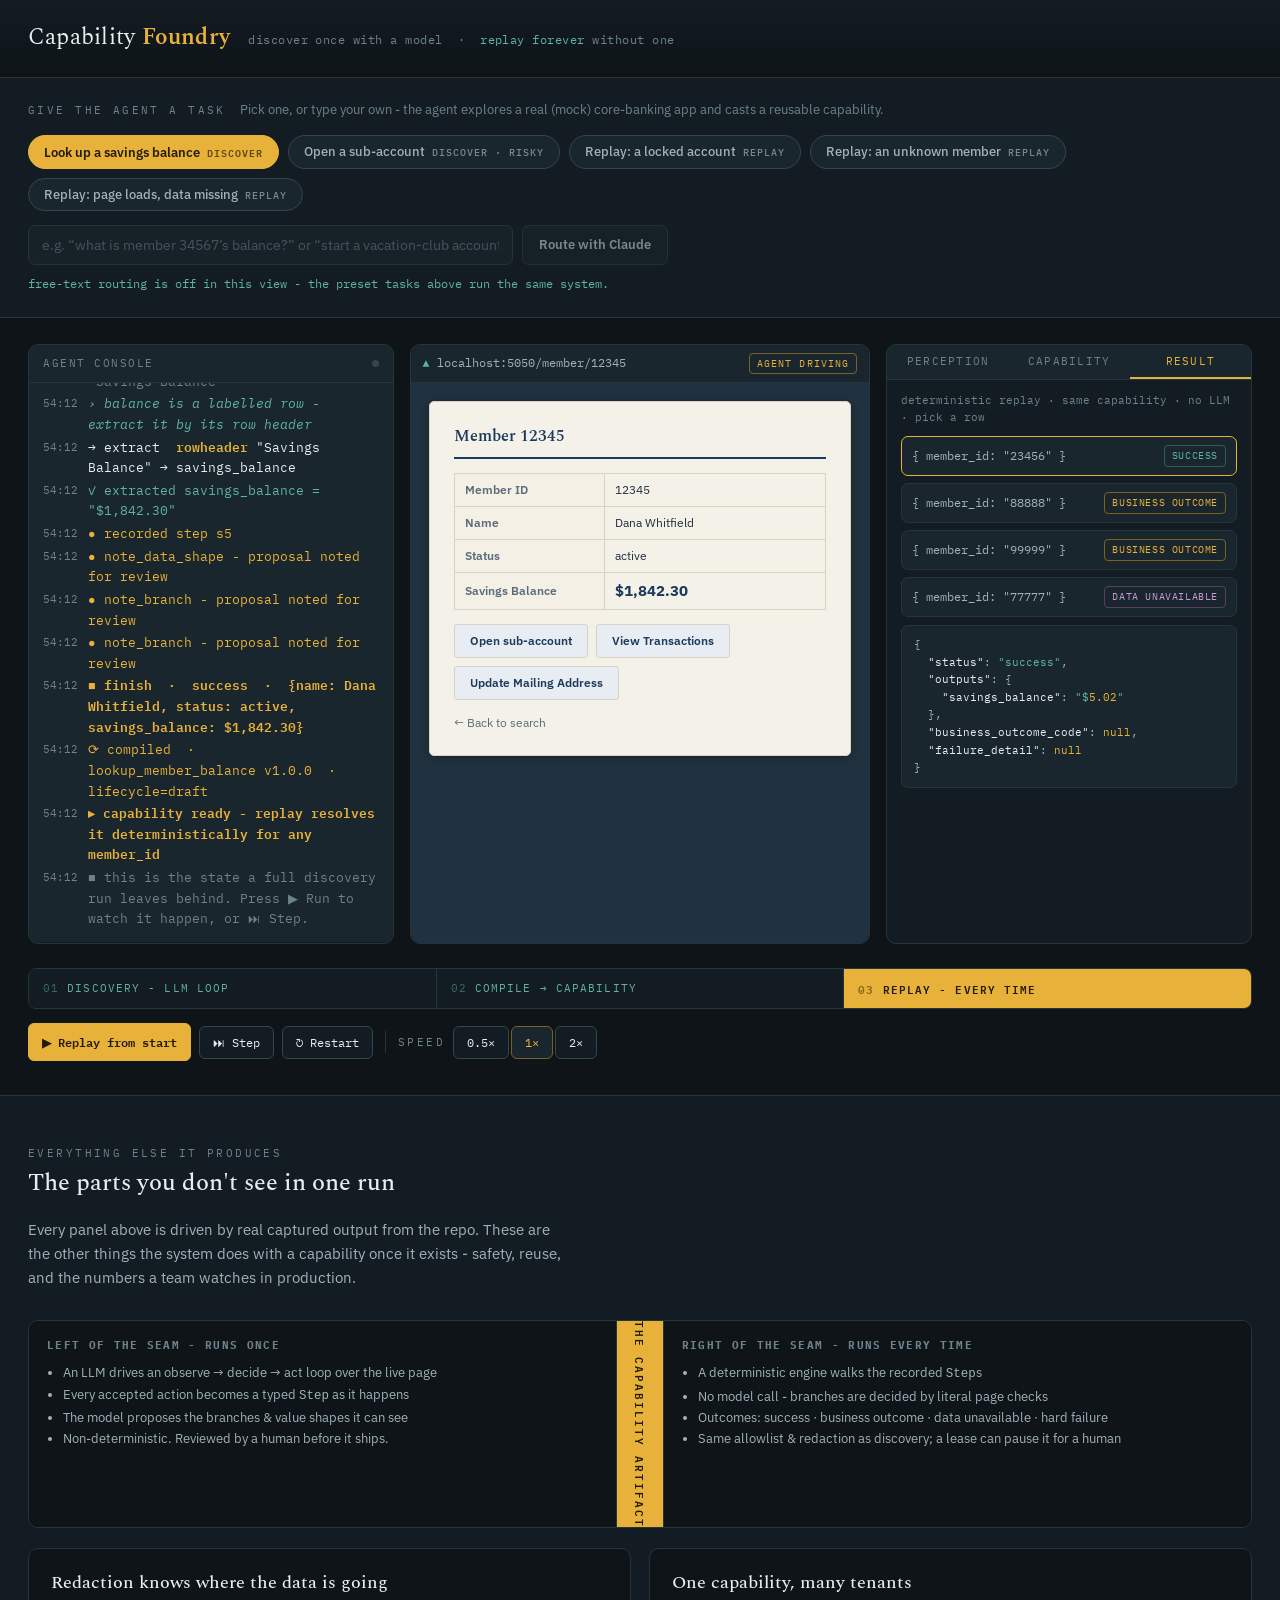
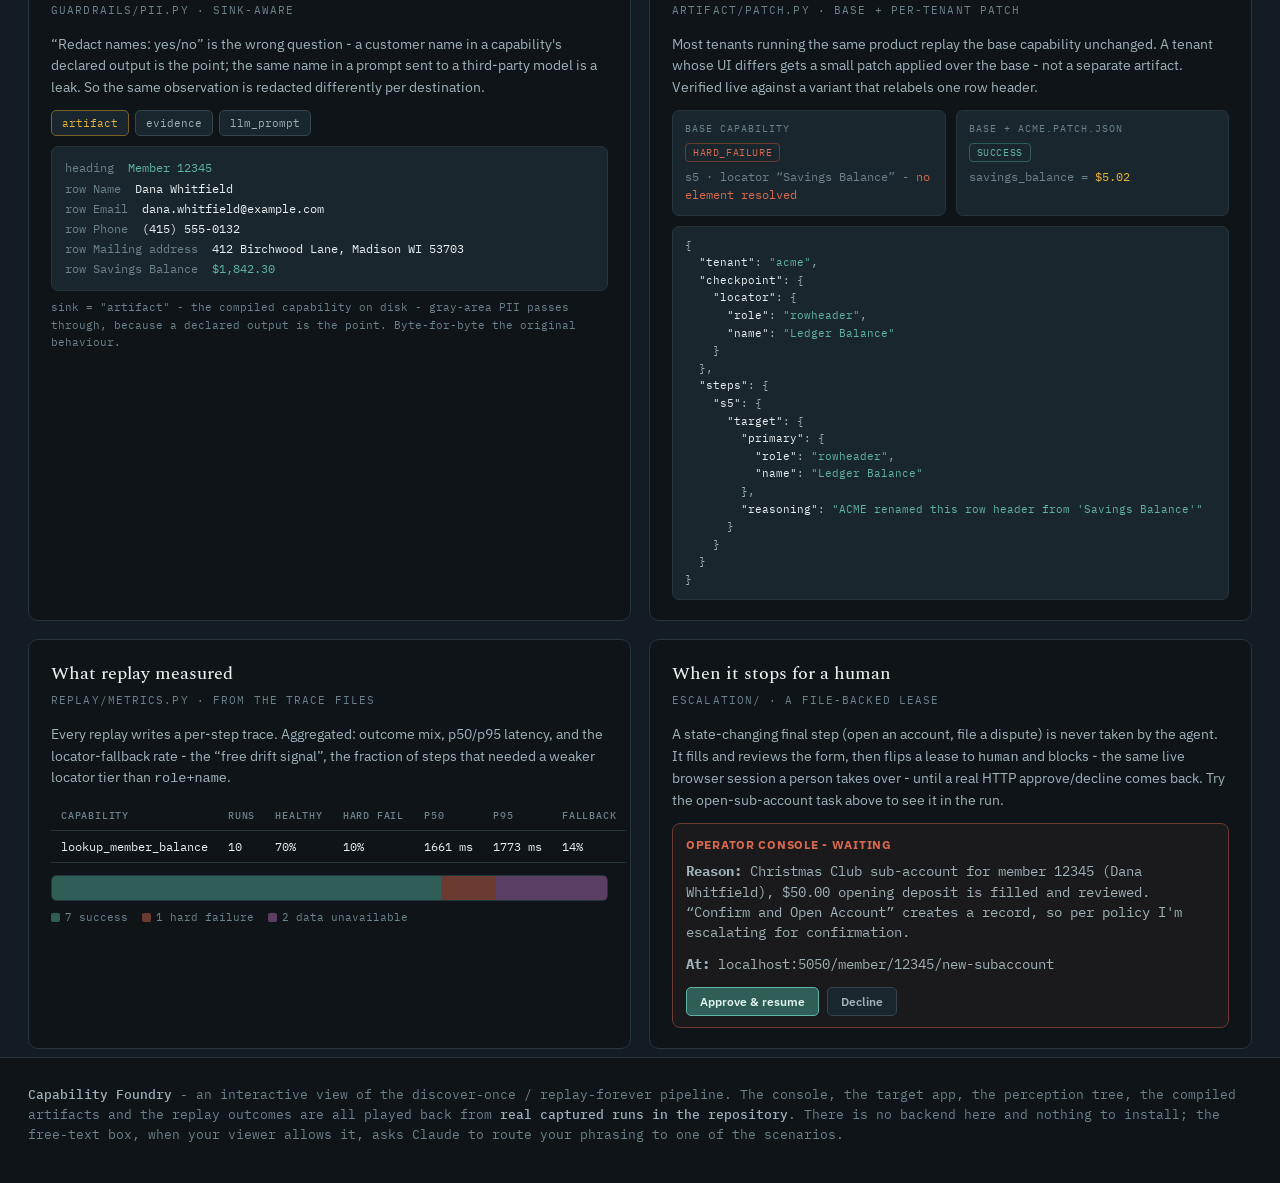
<file: docs/live-demo.html>
<!doctype html>
<html lang="en">
<head>
<meta charset="utf-8">
<meta name="viewport" content="width=device-width, initial-scale=1">
<title>Capability Foundry</title>
<link rel="preconnect" href="https://fonts.googleapis.com">
<link rel="preconnect" href="https://fonts.gstatic.com" crossorigin>
<link rel="stylesheet" href="https://fonts.googleapis.com/css2?family=Spectral:ital,wght@0,400;0,500;0,600;1,400&family=IBM+Plex+Sans:wght@400;500;600&family=IBM+Plex+Mono:wght@400;500;600&display=swap">
<style>
  /* ============ Capability Foundry - a committed single-world "operator's terminal" ============ */
  :root{
    --ground:#0e1418;        /* near-black, faint blue-green bias - the instrument ground */
    --ground-2:#131c22;      /* raised instrument surface */
    --ground-3:#1a262d;      /* inset well (console, code) */
    --hair:#26343d;          /* hairline dividers */
    --hair-bright:#33454f;
    --ink-1:#e8eef0;         /* primary text on ground */
    --ink-2:#9fb2ba;         /* secondary */
    --ink-3:#6c828c;         /* faint / captions */
    --signal:#e8b23a;        /* brass amber - the one accent: current marker, the seam, key figures */
    --signal-dim:#7a6224;
    --wire:#5fb3a3;          /* deterministic / verified / success semantic */
    --wire-dim:#2f5e57;
    --alarm:#d9694e;         /* hard failure / escalation pending */
    --alarm-dim:#6b3a30;

    --paper:#f4f1e9;         /* the bank's document surface - a warm world inside the dark frame */
    --paper-line:#d9d2c2;
    --paper-ink:#1f2f3d;
    --paper-navy:#1b3a5c;
    --paper-muted:#5c6b7a;
    --paper-ok-bg:#e6f4ea; --paper-ok-tx:#1e7e34; --paper-ok-bd:#b7dfc2;
    --paper-no-bg:#fdecea; --paper-no-tx:#b3261e; --paper-no-bd:#f3c2be;
    --paper-warn-bg:#fdf3e0; --paper-warn-tx:#9a6700; --paper-warn-bd:#f0dba8;

    --serif:"Spectral",Georgia,"Times New Roman",serif;
    --sans:"IBM Plex Sans",-apple-system,BlinkMacSystemFont,"Segoe UI",sans-serif;
    --mono:"IBM Plex Mono",ui-monospace,"SF Mono",Menlo,Consolas,monospace;
    --maxw:1280px;
  }
  *{box-sizing:border-box}
  html{scroll-behavior:smooth}
  body{
    margin:0;background:var(--ground);color:var(--ink-1);
    font-family:var(--sans);font-size:15px;line-height:1.6;
    -webkit-font-smoothing:antialiased;
  }
  a{color:var(--signal);text-decoration:none}
  a:hover{text-decoration:underline}
  h1,h2,h3{font-family:var(--serif);font-weight:500;text-wrap:balance;margin:0}
  .wrap{max-width:var(--maxw);margin:0 auto;padding:0 28px}
  .eyebrow{font-family:var(--mono);font-size:11px;letter-spacing:.22em;text-transform:uppercase;color:var(--ink-3)}

  /* ---------- masthead ---------- */
  .masthead{border-bottom:1px solid var(--hair);background:linear-gradient(180deg,var(--ground-2),var(--ground))}
  .masthead .wrap{display:flex;align-items:baseline;gap:18px;padding-top:20px;padding-bottom:20px;flex-wrap:wrap}
  .mark{font-family:var(--serif);font-size:23px;letter-spacing:.01em;color:var(--ink-1)}
  .mark b{color:var(--signal);font-weight:600}
  .tagline{font-family:var(--mono);font-size:12px;color:var(--ink-3);letter-spacing:.04em}
  .masthead .tagline .live{color:var(--wire)}

  /* ---------- task bar ---------- */
  .taskbar{border-bottom:1px solid var(--hair);background:var(--ground-2);padding:22px 0 24px}
  .taskbar .lead{display:flex;align-items:baseline;gap:14px;margin-bottom:14px;flex-wrap:wrap}
  .taskbar .lead h2{font-size:19px}
  .taskbar .lead .hint{font-size:13px;color:var(--ink-3)}
  .chips{display:flex;flex-wrap:wrap;gap:9px;margin-bottom:14px}
  .chip{
    font-family:var(--sans);font-size:13px;font-weight:500;
    background:var(--ground-3);color:var(--ink-2);
    border:1px solid var(--hair-bright);border-radius:999px;padding:7px 15px;cursor:pointer;
    transition:border-color .15s,color .15s,background .15s;
  }
  .chip:hover{color:var(--ink-1);border-color:var(--ink-3)}
  .chip[aria-pressed="true"]{background:var(--signal);color:#241c07;border-color:var(--signal);font-weight:600}
  .chip .kind{font-family:var(--mono);font-size:10px;letter-spacing:.1em;opacity:.7;margin-left:7px;text-transform:uppercase}
  .freeform{display:flex;gap:9px;max-width:640px}
  .freeform input{
    flex:1;font-family:var(--sans);font-size:14px;background:var(--ground-3);color:var(--ink-1);
    border:1px solid var(--hair-bright);border-radius:7px;padding:10px 13px;
  }
  .freeform input::placeholder{color:var(--ink-3)}
  .freeform input:focus{outline:none;border-color:var(--signal);box-shadow:0 0 0 3px rgba(232,178,58,.14)}
  .freeform input:disabled{opacity:.55;cursor:not-allowed}
  .freeform button{
    font-family:var(--sans);font-size:13px;font-weight:600;white-space:nowrap;
    background:var(--ground-3);color:var(--ink-1);border:1px solid var(--hair-bright);border-radius:7px;padding:10px 16px;cursor:pointer;
  }
  .freeform button:hover:not(:disabled){border-color:var(--signal);color:var(--signal)}
  .freeform button:disabled{opacity:.5;cursor:not-allowed}
  .route-note{font-family:var(--mono);font-size:12px;color:var(--wire);margin-top:9px;min-height:1.2em}

  /* ---------- the stage ---------- */
  .stage{padding:26px 0 8px}
  .grid{display:grid;grid-template-columns:minmax(0,0.92fr) minmax(0,1.16fr) minmax(0,0.92fr);gap:16px}
  .panel{background:var(--ground-2);border:1px solid var(--hair);border-radius:10px;display:flex;flex-direction:column;overflow:hidden;min-height:430px;max-height:600px}
  .panel-head{
    display:flex;align-items:center;justify-content:space-between;gap:10px;
    padding:10px 14px;border-bottom:1px solid var(--hair);background:var(--ground-3);
    font-family:var(--mono);font-size:11px;letter-spacing:.14em;text-transform:uppercase;color:var(--ink-3)
  }
  .panel-head .dot{width:7px;height:7px;border-radius:50%;background:var(--hair-bright);flex:none}
  .panel-head.is-live .dot{background:var(--wire);box-shadow:0 0 0 3px rgba(95,179,163,.18)}

  /* console */
  .console-body{flex:1;overflow-y:auto;padding:12px 14px;font-family:var(--mono);font-size:12.5px;line-height:1.65;background:var(--ground-3)}
  .cl{display:flex;gap:10px;padding:1px 0;white-space:pre-wrap;word-break:break-word}
  .cl .t{color:var(--ink-3);flex:none;font-size:11px;padding-top:1px}
  .cl.obs .m{color:var(--ink-3)}
  .cl.think .m{color:var(--wire);font-style:italic}
  .cl.act .m{color:var(--ink-1)}
  .cl.act .m b{color:var(--signal);font-weight:600}
  .cl.ok .m{color:var(--wire)}
  .cl.rec .m{color:var(--signal)}
  .cl.warn .m{color:var(--alarm)}
  .cl.done .m{color:var(--signal);font-weight:600}
  .caret{display:inline-block;width:8px;height:14px;background:var(--signal);vertical-align:-2px;animation:blink 1.05s steps(1) infinite}
  @keyframes blink{50%{opacity:0}}

  /* target (bank) */
  .urlbar{display:flex;align-items:center;gap:8px;padding:8px 12px;border-bottom:1px solid var(--hair);background:var(--ground-3);font-family:var(--mono);font-size:11.5px;color:var(--ink-2)}
  .urlbar .lock{color:var(--wire)}
  .urlbar .ctrl-badge{margin-left:auto;font-size:9.5px;letter-spacing:.12em;text-transform:uppercase;color:var(--signal);border:1px solid var(--signal-dim);border-radius:4px;padding:2px 7px}
  .bankframe{flex:1;overflow-y:auto;background:#20323f;padding:18px}
  .bank{
    max-width:520px;margin:0 auto;background:var(--paper);color:var(--paper-ink);
    border:1px solid var(--paper-line);border-radius:5px;padding:22px 24px;
    box-shadow:0 2px 10px rgba(0,0,0,.28);font-size:13.5px;line-height:1.5;
  }
  .bank h4{font-family:var(--serif);font-size:16px;font-weight:600;color:var(--paper-navy);margin:0 0 14px;padding-bottom:9px;border-bottom:2px solid var(--paper-navy)}
  .bank .field{display:flex;gap:10px;align-items:center;margin:10px 0}
  .bank .field label{font-size:10.5px;letter-spacing:.03em;text-transform:uppercase;font-weight:600;color:var(--paper-muted);width:120px;flex:none}
  .bank .inp{flex:1;max-width:200px;background:#fff;border:1px solid var(--paper-line);border-radius:3px;padding:6px 8px;font-family:var(--mono);font-size:12px;min-height:29px}
  .bank .inp.focused{border-color:var(--paper-navy);box-shadow:0 0 0 3px rgba(27,58,92,.14)}
  .bank .btn{display:inline-block;background:var(--paper-navy);color:#fff;border-radius:3px;padding:7px 15px;font-size:12px;font-weight:600;cursor:default;border:none}
  .bank .btn.ghost{background:#e8edf3;color:var(--paper-navy);border:1px solid var(--paper-line)}
  .bank .btn.clicked{outline:3px solid var(--signal);outline-offset:1px}
  .bank .lnk{background:#e8edf3;color:var(--paper-navy);border-radius:999px;padding:2px 11px;font-size:11.5px;font-weight:600}
  .bank .lnk.clicked{outline:3px solid var(--signal);outline-offset:1px}
  .bank table{width:100%;border-collapse:collapse;margin:12px 0}
  .bank th,.bank td{border:1px solid var(--paper-line);padding:7px 10px;text-align:left;font-size:12px}
  .bank thead th{background:var(--paper-navy);color:#fff;font-size:10px;letter-spacing:.05em;text-transform:uppercase}
  .bank th[scope=row]{background:#f4f0e6;color:var(--paper-muted);width:150px;font-weight:600}
  .bank .bal{font-size:15px;font-weight:700;color:var(--paper-navy);font-variant-numeric:tabular-nums}
  .bank .bal.empty::after{content:"- not returned -";font-size:11px;font-weight:500;color:var(--paper-muted)}
  .bank .msg{padding:9px 12px;border-radius:4px;border:1px solid;font-size:12.5px;margin:8px 0}
  .bank .msg.ok{background:var(--paper-ok-bg);color:var(--paper-ok-tx);border-color:var(--paper-ok-bd)}
  .bank .msg.no{background:var(--paper-no-bg);color:var(--paper-no-tx);border-color:var(--paper-no-bd)}
  .bank .msg.warn{background:var(--paper-warn-bg);color:var(--paper-warn-tx);border-color:var(--paper-warn-bd)}
  .bank .btnrow{display:flex;gap:8px;flex-wrap:wrap;margin:14px 0 4px}
  .bank .rowlink td a, .bank .kv{font-family:var(--mono)}
  .bank .backlink{display:inline-block;margin-top:10px;font-size:11.5px;color:var(--paper-muted)}
  .bank-swap{animation:bankin .32s ease}
  @keyframes bankin{from{opacity:.15;transform:translateY(4px)}to{opacity:1;transform:none}}

  /* artifacts */
  .tabs{display:flex;border-bottom:1px solid var(--hair);background:var(--ground-3)}
  .tabs button{
    flex:1;font-family:var(--mono);font-size:10.5px;letter-spacing:.12em;text-transform:uppercase;
    background:none;border:none;border-bottom:2px solid transparent;color:var(--ink-3);padding:9px 6px;cursor:pointer
  }
  .tabs button[aria-selected="true"]{color:var(--signal);border-bottom-color:var(--signal)}
  .tabpane{flex:1;overflow-y:auto;padding:12px 14px;display:none}
  .tabpane.on{display:block}

  .tree{font-family:var(--mono);font-size:12px;line-height:1.7;white-space:pre}
  .tree .node{color:var(--ink-2)}
  .tree .node .role{color:var(--wire)}
  .tree .node .name{color:var(--ink-1)}
  .tree .node .val{color:var(--signal)}
  .tree .node.hot{background:rgba(232,178,58,.12);border-left:2px solid var(--signal);margin-left:-14px;padding-left:12px;display:block}

  .cap-head{font-family:var(--mono);font-size:11px;color:var(--ink-3);margin-bottom:10px;display:flex;flex-wrap:wrap;gap:6px 10px;align-items:center}
  .pill{font-family:var(--mono);font-size:10px;letter-spacing:.08em;text-transform:uppercase;border-radius:4px;padding:2px 7px;border:1px solid}
  .pill.safe{color:var(--wire);border-color:var(--wire-dim)}
  .pill.risky{color:var(--alarm);border-color:var(--alarm-dim)}
  .pill.draft{color:var(--ink-2);border-color:var(--hair-bright)}
  .pill.verified{color:var(--wire);border-color:var(--wire-dim);background:rgba(95,179,163,.08)}
  .pill.proposed{color:var(--signal);border-color:var(--signal-dim)}
  .stepcard{border:1px solid var(--hair);border-radius:7px;padding:9px 11px;margin-bottom:8px;background:var(--ground-3);font-family:var(--mono);font-size:11.5px}
  .stepcard .sid{color:var(--signal);font-weight:600}
  .stepcard .act{color:var(--ink-1)}
  .stepcard .meta{color:var(--ink-3);margin-top:3px;line-height:1.5}
  .stepcard .meta .k{color:var(--wire)}
  .stepcard.slidein{animation:slidein .3s ease}
  @keyframes slidein{from{opacity:0;transform:translateX(10px)}to{opacity:1;transform:none}}
  .proprow{font-family:var(--mono);font-size:11px;color:var(--ink-2);border:1px dashed var(--signal-dim);border-radius:6px;padding:7px 10px;margin-bottom:7px;background:rgba(232,178,58,.05)}
  .proprow .tag{color:var(--signal);font-weight:600}

  .result-empty{font-family:var(--mono);font-size:12px;color:var(--ink-3);line-height:1.7}
  .replay-row{display:flex;align-items:center;gap:10px;font-family:var(--mono);font-size:11.5px;border:1px solid var(--hair);border-radius:7px;padding:8px 10px;margin-bottom:7px;cursor:pointer;background:var(--ground-3);transition:border-color .15s}
  .replay-row:hover{border-color:var(--ink-3)}
  .replay-row[aria-current="true"]{border-color:var(--signal)}
  .replay-row .p{color:var(--ink-2);flex:1}
  .status{font-family:var(--mono);font-size:10px;letter-spacing:.06em;text-transform:uppercase;border-radius:4px;padding:2px 7px;border:1px solid;flex:none}
  .status.success{color:var(--wire);border-color:var(--wire-dim)}
  .status.business_outcome{color:var(--signal);border-color:var(--signal-dim)}
  .status.data_unavailable{color:#c99bd6;border-color:#5a3f63}
  .status.hard_failure{color:var(--alarm);border-color:var(--alarm-dim)}
  .status.escalated{color:var(--alarm);border-color:var(--alarm-dim)}
  pre.json{font-family:var(--mono);font-size:11px;line-height:1.6;background:var(--ground-3);border:1px solid var(--hair);border-radius:7px;padding:10px 12px;overflow-x:auto;color:var(--ink-2);margin:8px 0 0;white-space:pre}
  pre.json .s{color:var(--wire)} pre.json .k{color:var(--ink-1)} pre.json .n{color:var(--signal)}

  /* operator card (escalation) */
  .operator{border:1px solid var(--alarm-dim);border-radius:8px;background:rgba(217,105,78,.06);padding:11px 13px;margin-top:9px;font-family:var(--mono);font-size:11.5px}
  .operator h5{font-family:var(--sans);font-size:12px;letter-spacing:.06em;text-transform:uppercase;color:var(--alarm);margin:0 0 7px}
  .operator p{margin:5px 0;color:var(--ink-2);line-height:1.5}
  .operator .ops{display:flex;gap:8px;margin-top:9px}
  .operator button{font-family:var(--sans);font-size:12px;font-weight:600;border-radius:5px;padding:6px 13px;cursor:pointer;border:1px solid}
  .operator .approve{background:var(--wire-dim);color:#dff3ef;border-color:var(--wire)}
  .operator .decline{background:var(--ground-3);color:var(--ink-2);border-color:var(--hair-bright)}

  /* ---------- transport ---------- */
  .transport{padding:16px 0 34px}
  .rail{display:flex;align-items:stretch;gap:0;font-family:var(--mono);font-size:11px;letter-spacing:.1em;text-transform:uppercase;margin-bottom:14px;border:1px solid var(--hair);border-radius:8px;overflow:hidden}
  .rail .ph{flex:1;padding:11px 14px;color:var(--ink-3);border-right:1px solid var(--hair);position:relative;background:var(--ground-2)}
  .rail .ph:last-child{border-right:none}
  .rail .ph.done{color:var(--wire)}
  .rail .ph.active{color:#241c07;background:var(--signal);font-weight:600}
  .rail .ph .n{opacity:.5;margin-right:8px}
  .rail .ph.branch{flex:0 0 auto;color:var(--alarm);background:rgba(217,105,78,.08)}
  .controls{display:flex;align-items:center;gap:8px;flex-wrap:wrap}
  .controls button{
    font-family:var(--mono);font-size:12px;background:var(--ground-2);color:var(--ink-1);
    border:1px solid var(--hair-bright);border-radius:6px;padding:8px 13px;cursor:pointer
  }
  .controls button:hover{border-color:var(--signal);color:var(--signal)}
  .controls button.primary{background:var(--signal);color:#241c07;border-color:var(--signal);font-weight:600}
  .controls .sep{width:1px;height:22px;background:var(--hair);margin:0 4px}
  .controls .speed{display:flex;gap:2px}
  .controls .speed button[aria-pressed="true"]{background:var(--ground-3);color:var(--signal);border-color:var(--signal-dim)}

  /* ---------- explore ---------- */
  .explore{border-top:1px solid var(--hair);background:var(--ground-2);padding:44px 0 8px}
  .explore-intro{max-width:60ch;margin-bottom:30px}
  .explore-intro h2{font-size:24px;margin-bottom:8px}
  .explore-intro p{color:var(--ink-2);font-size:15px}
  .xgrid{display:grid;grid-template-columns:repeat(2,minmax(0,1fr));gap:18px}
  .card{background:var(--ground);border:1px solid var(--hair);border-radius:10px;padding:20px 22px}
  .card h3{font-size:18px;margin-bottom:4px}
  .card .sub{font-family:var(--mono);font-size:11px;letter-spacing:.1em;text-transform:uppercase;color:var(--ink-3);margin-bottom:14px}
  .card p{color:var(--ink-2);font-size:13.5px;margin:0 0 12px}

  .sinktabs{display:flex;gap:6px;margin-bottom:10px}
  .sinktabs button{font-family:var(--mono);font-size:11px;background:var(--ground-3);color:var(--ink-2);border:1px solid var(--hair-bright);border-radius:5px;padding:5px 10px;cursor:pointer}
  .sinktabs button[aria-pressed="true"]{color:var(--signal);border-color:var(--signal-dim)}
  .obsview{font-family:var(--mono);font-size:11.5px;line-height:1.75;background:var(--ground-3);border:1px solid var(--hair);border-radius:7px;padding:11px 13px;white-space:pre-wrap}
  .obsview .red{color:var(--alarm)}
  .obsview .tok{color:#c99bd6}
  .obsview .keep{color:var(--wire)}
  .sink-note{font-family:var(--mono);font-size:11px;color:var(--ink-3);margin-top:8px}

  .cmp{display:grid;grid-template-columns:1fr 1fr;gap:10px;margin-bottom:10px}
  .cmp .box{border:1px solid var(--hair);border-radius:7px;padding:10px 12px;font-family:var(--mono);font-size:11.5px;background:var(--ground-3)}
  .cmp .box .lbl{color:var(--ink-3);font-size:10px;letter-spacing:.1em;text-transform:uppercase;margin-bottom:6px}

  table.metrics{width:100%;border-collapse:collapse;font-family:var(--mono);font-size:12px;margin-bottom:12px}
  table.metrics th,table.metrics td{text-align:left;padding:6px 10px;border-bottom:1px solid var(--hair)}
  table.metrics th{color:var(--ink-3);font-size:10px;letter-spacing:.08em;text-transform:uppercase;font-weight:500}
  table.metrics td{color:var(--ink-1);font-variant-numeric:tabular-nums}
  .bars{display:flex;height:26px;border-radius:5px;overflow:hidden;border:1px solid var(--hair)}
  .bars span{display:block;font-size:0}
  .bars .b-ok{background:var(--wire-dim)}
  .bars .b-biz{background:var(--signal-dim)}
  .bars .b-dat{background:#5a3f63}
  .bars .b-hf{background:var(--alarm-dim)}
  .barkey{display:flex;gap:14px;flex-wrap:wrap;font-family:var(--mono);font-size:10.5px;color:var(--ink-3);margin-top:8px}
  .barkey i{width:9px;height:9px;border-radius:2px;display:inline-block;margin-right:5px;vertical-align:-1px}

  .seam-band{display:grid;grid-template-columns:1fr auto 1fr;gap:0;align-items:stretch;border:1px solid var(--hair);border-radius:10px;overflow:hidden;margin-top:14px}
  .seam-band .side{padding:16px 18px;background:var(--ground)}
  .seam-band .side h4{font-family:var(--mono);font-size:11px;letter-spacing:.12em;text-transform:uppercase;color:var(--ink-3);margin:0 0 8px}
  .seam-band .side ul{margin:0;padding-left:16px;color:var(--ink-2);font-size:12.5px;line-height:1.7}
  .seam-band .seam-col{background:var(--signal);color:#241c07;display:flex;align-items:center;justify-content:center;padding:0 14px;writing-mode:vertical-rl;font-family:var(--mono);font-size:11px;letter-spacing:.18em;text-transform:uppercase;font-weight:600}
  .seam-band .side.left{border-right:1px solid var(--hair)}
  .seam-band .side.right{border-left:1px solid var(--hair)}

  footer{border-top:1px solid var(--hair);padding:26px 0 40px;color:var(--ink-3);font-size:12.5px;font-family:var(--mono)}
  footer b{color:var(--ink-2);font-weight:500}

  @media (max-width:1080px){
    .grid{grid-template-columns:1fr;gap:14px}
    .panel{min-height:320px;max-height:500px}
    .xgrid{grid-template-columns:1fr}
    .seam-band{grid-template-columns:1fr;}
    .seam-band .seam-col{writing-mode:horizontal-tb;padding:9px}
    .seam-band .side.left,.seam-band .side.right{border:none;border-bottom:1px solid var(--hair)}
  }
  @media (prefers-reduced-motion:reduce){
    *{animation-duration:.001s!important;transition-duration:.001s!important}
    .caret{display:none}
  }
</style>
</head>
<body>

<header class="masthead">
  <div class="wrap">
    <span class="mark">Capability <b>Foundry</b></span>
    <span class="tagline">discover once with a model &nbsp;·&nbsp; <span class="live">replay forever</span> without one</span>
  </div>
</header>

<section class="taskbar">
  <div class="wrap">
    <div class="lead">
      <span class="eyebrow">Give the agent a task</span>
      <span class="hint">Pick one, or type your own - the agent explores a real (mock) core-banking app and casts a reusable capability.</span>
    </div>
    <div class="chips" id="chips"></div>
    <form class="freeform" id="freeform" autocomplete="off">
      <input id="freetext" type="text" placeholder="e.g. “what is member 34567’s balance?” or “start a vacation-club account for Dana”">
      <button type="submit" id="routebtn">Route with Claude</button>
    </form>
    <div class="route-note" id="routenote"></div>
  </div>
</section>

<section class="stage">
  <div class="wrap">
    <div class="grid">
      <div class="panel">
        <div class="panel-head" id="consoleHead"><span>Agent console</span><span class="dot"></span></div>
        <div class="console-body" id="console"></div>
      </div>

      <div class="panel">
        <div class="urlbar"><span class="lock">▲</span><span id="urltext">localhost:5050/search</span><span class="ctrl-badge">agent&nbsp;driving</span></div>
        <div class="bankframe"><div class="bank" id="bank"></div></div>
      </div>

      <div class="panel artifacts">
        <div class="tabs" role="tablist">
          <button role="tab" data-tab="perception" aria-selected="true">Perception</button>
          <button role="tab" data-tab="capability" aria-selected="false">Capability</button>
          <button role="tab" data-tab="result" aria-selected="false">Result</button>
        </div>
        <div class="tabpane on" id="pane-perception"></div>
        <div class="tabpane" id="pane-capability"></div>
        <div class="tabpane" id="pane-result"></div>
      </div>
    </div>
  </div>
</section>

<section class="transport">
  <div class="wrap">
    <div class="rail" id="rail"></div>
    <div class="controls">
      <button class="primary" id="btnRun">▶ Run</button>
      <button id="btnStep">⏭ Step</button>
      <button id="btnRestart">↻ Restart</button>
      <span class="sep"></span>
      <span class="eyebrow" style="align-self:center">speed</span>
      <span class="speed" id="speed">
        <button data-mult="2" aria-pressed="false">0.5×</button>
        <button data-mult="1" aria-pressed="true">1×</button>
        <button data-mult="0.45" aria-pressed="false">2×</button>
      </span>
    </div>
  </div>
</section>

<section class="explore">
  <div class="wrap">
    <div class="explore-intro">
      <span class="eyebrow">Everything else it produces</span>
      <h2>The parts you don't see in one run</h2>
      <p>Every panel above is driven by real captured output from the repo. These are the other things the system does with a capability once it exists - safety, reuse, and the numbers a team watches in production.</p>
    </div>

    <div class="seam-band">
      <div class="side left">
        <h4>Left of the seam - runs once</h4>
        <ul>
          <li>An LLM drives an observe → decide → act loop over the live page</li>
          <li>Every accepted action becomes a typed <code>Step</code> as it happens</li>
          <li>The model proposes the branches &amp; value shapes it can see</li>
          <li>Non-deterministic. Reviewed by a human before it ships.</li>
        </ul>
      </div>
      <div class="seam-col">the Capability artifact</div>
      <div class="side right">
        <h4>Right of the seam - runs every time</h4>
        <ul>
          <li>A deterministic engine walks the recorded <code>Step</code>s</li>
          <li>No model call - branches are decided by literal page checks</li>
          <li>Outcomes: success · business outcome · data unavailable · hard failure</li>
          <li>Same allowlist &amp; redaction as discovery; a lease can pause it for a human</li>
        </ul>
      </div>
    </div>

    <div class="xgrid" style="margin-top:20px">
      <div class="card">
        <h3>Redaction knows where the data is going</h3>
        <div class="sub">guardrails/pii.py · sink-aware</div>
        <p>“Redact names: yes/no” is the wrong question - a customer name in a capability's declared output is the point; the same name in a prompt sent to a third-party model is a leak. So the same observation is redacted differently per destination.</p>
        <div class="sinktabs" id="sinktabs">
          <button data-sink="artifact" aria-pressed="true">artifact</button>
          <button data-sink="evidence" aria-pressed="false">evidence</button>
          <button data-sink="llm_prompt" aria-pressed="false">llm_prompt</button>
        </div>
        <div class="obsview" id="obsview"></div>
        <div class="sink-note" id="sinknote"></div>
      </div>

      <div class="card">
        <h3>One capability, many tenants</h3>
        <div class="sub">artifact/patch.py · base + per-tenant patch</div>
        <p>Most tenants running the same product replay the base capability unchanged. A tenant whose UI differs gets a small patch applied over the base - not a separate artifact. Verified live against a variant that relabels one row header.</p>
        <div class="cmp">
          <div class="box"><div class="lbl">base capability</div><span class="status hard_failure">hard_failure</span><div style="color:var(--ink-3);margin-top:6px">s5 · locator “Savings Balance” - <span style="color:var(--alarm)">no element resolved</span></div></div>
          <div class="box"><div class="lbl">base + acme.patch.json</div><span class="status success">success</span><div style="color:var(--ink-3);margin-top:6px">savings_balance = <span style="color:var(--signal)">$5.02</span></div></div>
        </div>
        <pre class="json" id="patchjson"></pre>
      </div>

      <div class="card">
        <h3>What replay measured</h3>
        <div class="sub">replay/metrics.py · from the trace files</div>
        <p>Every replay writes a per-step trace. Aggregated: outcome mix, p50/p95 latency, and the locator-fallback rate - the “free drift signal”, the fraction of steps that needed a weaker locator tier than <code>role+name</code>.</p>
        <table class="metrics">
          <thead><tr><th>capability</th><th>runs</th><th>healthy</th><th>hard&nbsp;fail</th><th>p50</th><th>p95</th><th>fallback</th></tr></thead>
          <tbody><tr><td>lookup_member_balance</td><td>10</td><td>70%</td><td>10%</td><td>1661&nbsp;ms</td><td>1773&nbsp;ms</td><td>14%</td></tr></tbody>
        </table>
        <div class="bars">
          <span class="b-ok" style="flex:7">.</span><span class="b-hf" style="flex:1">.</span><span class="b-dat" style="flex:2">.</span>
        </div>
        <div class="barkey">
          <span><i style="background:var(--wire-dim)"></i>7 success</span>
          <span><i style="background:var(--alarm-dim)"></i>1 hard failure</span>
          <span><i style="background:#5a3f63"></i>2 data unavailable</span>
        </div>
      </div>

      <div class="card">
        <h3>When it stops for a human</h3>
        <div class="sub">escalation/ · a file-backed lease</div>
        <p>A state-changing final step (open an account, file a dispute) is never taken by the agent. It fills and reviews the form, then flips a lease to <code>human</code> and blocks - the same live browser session a person takes over - until a real HTTP approve/decline comes back. Try the open-sub-account task above to see it in the run.</p>
        <div class="operator" style="margin-top:0">
          <h5>Operator console - waiting</h5>
          <p><b>Reason:</b> Christmas Club sub-account for member 12345 (Dana Whitfield), $50.00 opening deposit is filled and reviewed. “Confirm and Open Account” creates a record, so per policy I'm escalating for confirmation.</p>
          <p><b>At:</b> localhost:5050/member/12345/new-subaccount</p>
          <div class="ops"><button class="approve" disabled>Approve &amp; resume</button><button class="decline" disabled>Decline</button></div>
        </div>
      </div>
    </div>
  </div>
</section>

<footer>
  <div class="wrap">
    <b>Capability Foundry</b> - an interactive view of the discover-once / replay-forever pipeline.
    The console, the target app, the perception tree, the compiled artifacts and the replay outcomes are all
    played back from <b>real captured runs in the repository</b>. There is no backend here and nothing to install;
    the free-text box, when your viewer allows it, asks Claude to route your phrasing to one of the scenarios.
  </div>
</footer>

<script>
(function(){
  "use strict";
  var rm = window.matchMedia && window.matchMedia("(prefers-reduced-motion:reduce)").matches;

  /* -------------------------------------------------------------------------------------------
     REAL DATA - members, perception snippets, discovery timelines, compiled capabilities and
     replay results, transcribed from evidence/*.jsonl, capabilities/*.json and evidence/*.json.
  ------------------------------------------------------------------------------------------- */
  var M = {
    "12345":{id:"12345",name:"Dana Whitfield",status:"active",balance:"$1,842.30"},
    "23456":{id:"23456",name:"Marcus Oyelaran",status:"active",balance:"$5.02"},
    "34567":{id:"34567",name:"Priya Ramaswamy",status:"active",balance:"$9,901.00"},
    "77777":{id:"77777",name:"Nadia Farouk",status:"active",balance:null},   /* ledger returned NULL */
    "99999":{id:"99999",name:"Restricted Account",status:"locked",balance:null}
  };

  var TREE = {
    search:[
      ['document','',''],
      ['  heading','Member Search',''],
      ['  textbox','Search (ID / name)',''],
      ['  button','Go','']
    ],
    searchTyped:function(q){return [
      ['document','',''],
      ['  heading','Member Search',''],
      ['  textbox','Search (ID / name)',q],
      ['  button','Go','']
    ];},
    results:function(m){return [
      ['document','',''],
      ['  table','',''],
      ['    row','Member ID Name Actions',''],
      ['    row',m.id+' '+m.name.split(' ').reverse().join(', '),''],
      ['      link','View','']
    ];},
    noResults:[
      ['document','',''],
      ['  table','',''],
      ['    row','Member ID Name Actions',''],
      ['    cell','No results.','']
    ],
    member:function(m){return [
      ['document','',''],
      ['  heading','Member '+m.id,''],
      ['  rowheader','Member ID',''], ['    cell','',m.id],
      ['  rowheader','Name',''], ['    cell','',m.name],
      ['  rowheader','Status',''], ['    cell','',m.status],
      ['  rowheader','Savings Balance',''], ['    cell','',m.balance||'(empty)'],
      ['  link','Open sub-account',''],
      ['  link','View Transactions',''],
      ['  link','Update Mailing Address','']
    ];},
    denied:function(m){return [
      ['document','',''],
      ['  heading','Member '+m.id,''],
      ['  text','Access denied. This account is restricted and its details cannot be viewed.','']
    ];},
    newsub:function(m){return [
      ['document','',''],
      ['  heading','Open New Sub-Account - Member '+m.id,''],
      ['  combobox','Account Type','christmas_club'],
      ['  textbox','Nickname',''],
      ['  textbox','Opening Deposit ($)','0'],
      ['  button','Continue','']
    ];},
    review:function(m){return [
      ['document','',''],
      ['  heading','Review New Sub-Account',''],
      ['  rowheader','Account Type',''], ['    cell','','Christmas Club'],
      ['  rowheader','Opening Deposit',''], ['    cell','','$50.00'],
      ['  button','Confirm and Open Account','']
    ];}
  };

  /* helper to build a discovery timeline event */
  function ev(k,o){o=o||{};o.k=k;return o;}

  /* --- lookup_member_balance : the flagship discovery run (evidence/discovery_run_150cea0c47) --- */
  var TL_BALANCE = function(){
    var m = M["12345"];
    return [
      ev('nav',{url:'localhost:5050/search', screen:{s:'search'}, line:'navigate  → localhost:5050/search'}),
      ev('observe',{tree:TREE.search, screen:{s:'search'}, hot:null}),
      ev('think',{text:'goal wants a balance for member 12345 - search by that id first'}),
      ev('act',{tool:'type', label:'type  <b>Search (ID / name)</b> ← "12345"  ·  param_name=member_id',
                anim:{type:'type', el:'textbox|Search (ID / name)', text:'12345'}, screen:{s:'searchTyped',q:'12345'}}),
      ev('ok',{text:'typed "12345"'}),
      ev('rec',{step:{sid:'s2',act:'type',role:'textbox',name:'Search (ID / name)',value:'{param_ref: member_id}'}, text:'recorded step s2'}),
      ev('act',{tool:'click', label:'click  <b>button</b> "Go"',
                anim:{type:'click', el:'button|Go'}, screen:{s:'results',m:m}, url:'localhost:5050/search'}),
      ev('ok',{text:'clicked "Go" - 1 result'}),
      ev('rec',{step:{sid:'s3',act:'click',role:'button',name:'Go',value:'-'}}),
      ev('observe',{tree:TREE.results(m), screen:{s:'results',m:m}, hot:'link|View'}),
      ev('think',{text:'one matching row - follow its View link to the member page'}),
      ev('act',{tool:'click', label:'click  <b>link</b> "View"',
                anim:{type:'click', el:'link|View'}, screen:{s:'member',m:m}, url:'localhost:5050/member/12345'}),
      ev('ok',{text:'clicked "View" → /member/12345'}),
      ev('rec',{step:{sid:'s4',act:'click',role:'link',name:'View',value:'-'}}),
      ev('observe',{tree:TREE.member(m), screen:{s:'member',m:m}, hot:'rowheader|Savings Balance'}),
      ev('think',{text:'balance is a labelled row - extract it by its row header'}),
      ev('act',{tool:'extract', label:'extract  <b>rowheader</b> "Savings Balance" → savings_balance',
                anim:{type:'read', el:'rowheader|Savings Balance'}, screen:{s:'member',m:m}}),
      ev('ok',{text:'extracted savings_balance = "$1,842.30"'}),
      ev('rec',{step:{sid:'s5',act:'extract',role:'rowheader',name:'Savings Balance',value:'→ savings_balance'}}),
      ev('note',{tag:'note_data_shape', text:'savings_balance looks like a currency amount  \\$[\\d,]+\\.\\d{2}'}),
      ev('note',{tag:'note_branch', text:'if the id is unknown the results table shows "No results." → MEMBER_NOT_FOUND'}),
      ev('note',{tag:'note_branch', text:'a locked account shows "Access denied…" instead of the balance → PERMISSION_DENIED'}),
      ev('done',{text:'finish  ·  success  ·  {name: Dana Whitfield, status: active, savings_balance: $1,842.30}'}),
      ev('compile',{cap:{
        capability_id:'lookup_member_balance', version:'1.0.0', risk:'safe', lifecycle:'draft',
        note:'2 proposed rules - need review before this leaves draft'
      }}),
      ev('replaySweep',{})
    ];
  };

  /* --- open_subaccount : discovery that hits an escalation (evidence/discovery_run_094a855f92) --- */
  var TL_SUBACCT = function(){
    var m = M["12345"];
    return [
      ev('nav',{url:'localhost:5050/search', screen:{s:'search'}, line:'navigate  → localhost:5050/search'}),
      ev('observe',{tree:TREE.search, screen:{s:'search'}}),
      ev('think',{text:'need to open a Christmas Club sub-account for member 12345 - find the member first'}),
      ev('act',{tool:'type', label:'type  <b>Search (ID / name)</b> ← "12345"  ·  param_name=member_id',
                anim:{type:'type', el:'textbox|Search (ID / name)', text:'12345'}, screen:{s:'searchTyped',q:'12345'}}),
      ev('ok',{text:'typed "12345"'}),
      ev('rec',{step:{sid:'s2',act:'type',role:'textbox',name:'Search (ID / name)',value:'{param_ref: member_id}'}}),
      ev('act',{tool:'click', label:'click  <b>button</b> "Go"', anim:{type:'click', el:'button|Go'}, screen:{s:'results',m:m}}),
      ev('ok',{text:'1 result'}),
      ev('rec',{step:{sid:'s3',act:'click',role:'button',name:'Go',value:'-'}}),
      ev('act',{tool:'click', label:'click  <b>link</b> "View"', anim:{type:'click', el:'link|View'}, screen:{s:'member',m:m}, url:'localhost:5050/member/12345'}),
      ev('ok',{text:'→ /member/12345'}),
      ev('rec',{step:{sid:'s4',act:'click',role:'link',name:'View',value:'-'}}),
      ev('act',{tool:'click', label:'click  <b>link</b> "Open sub-account"', anim:{type:'click', el:'link|Open sub-account'},
                screen:{s:'newsub',m:m}, url:'localhost:5050/member/12345/new-subaccount'}),
      ev('ok',{text:'→ new sub-account form'}),
      ev('rec',{step:{sid:'s5',act:'click',role:'link',name:'Open sub-account',value:'-'}}),
      ev('act',{tool:'type', label:'type  <b>Opening Deposit ($)</b> ← "50"',
                anim:{type:'type', el:'textbox|Opening Deposit ($)', text:'50'}, screen:{s:'newsub',m:m,deposit:'50'}}),
      ev('ok',{text:'deposit set'}),
      ev('rec',{step:{sid:'s6',act:'type',role:'textbox',name:'Opening Deposit ($)',value:'"50"'}}),
      ev('act',{tool:'click', label:'click  <b>button</b> "Continue"', anim:{type:'click', el:'button|Continue'}, screen:{s:'review',m:m}}),
      ev('ok',{text:'review page ready'}),
      ev('rec',{step:{sid:'s7',act:'click',role:'button',name:'Continue',value:'-'}}),
      ev('escalate',{reason:'Review page is ready: Christmas Club sub-account for member 12345 (Dana Whitfield), $50.00 opening deposit. "Confirm and Open Account" is state-changing and hard to reverse, so per policy I am escalating for human confirmation before submitting.'}),
      ev('resumed',{decision:'approved', note:'operator approved via the console'}),
      ev('act',{tool:'click', label:'click  <b>button</b> "Confirm and Open Account"', anim:{type:'click', el:'button|Confirm and Open Account'},
                screen:{s:'subok',m:m}, url:'localhost:5050/member/12345/new-subaccount/submit'}),
      ev('ok',{text:'Sub-account #4 (christmas_club) created for Dana Whitfield'}),
      ev('rec',{step:{sid:'s8',act:'click',role:'button',name:'Confirm and Open Account',value:'-  (risky · needs confirm=true on replay)'}}),
      ev('done',{text:'finish  ·  success  ·  a new Christmas Club sub-account, created after escalation approval'}),
      ev('compile',{cap:{capability_id:'open_subaccount', version:'1.0.0', risk:'risky', lifecycle:'draft',
        note:'risky - replay refuses to execute past the confirm step without confirm=true'}}),
      ev('replaySweep',{sub:true})
    ];
  };

  /* --- replay-only scenarios: no LLM, deterministic walk of an existing capability --- */
  function replayOnly(caption, params, resultObj, walk){
    return {
      replayOnly:true, caption:caption, params:params, result:resultObj, walk:walk
    };
  }

  var SCN = {
    balance:{ chip:'Look up a savings balance', kind:'discover', build:TL_BALANCE,
      capId:'lookup_member_balance' },
    subacct:{ chip:'Open a sub-account', kind:'discover · risky', build:TL_SUBACCT,
      capId:'open_subaccount' },
    replay_locked:{ chip:'Replay: a locked account', kind:'replay', ...replayOnly(
      'replay  lookup_member_balance  { member_id: "99999" }',
      {member_id:'99999'},
      {status:'business_outcome', outputs:{}, business_outcome_code:'PERMISSION_DENIED', failure_detail:null},
      [
        {url:'localhost:5050/search', screen:{s:'search'}, note:'navigate → /search'},
        {screen:{s:'searchTyped',q:'99999'}, anim:{type:'type', el:'textbox|Search (ID / name)', text:'99999'}, note:'s2 type · role+name (tier 1)'},
        {screen:{s:'results',m:M["99999"]}, anim:{type:'click', el:'button|Go'}, note:'s3 click Go'},
        {screen:{s:'member',m:M["99999"]}, anim:{type:'click', el:'link|View'}, url:'localhost:5050/member/99999', note:'s4 click View'},
        {screen:{s:'denied',m:M["99999"]}, note:'s5 extract - locator unresolved; page contains "Access denied…" → declared PERMISSION_DENIED', denied:true}
      ]
    )},
    replay_missing:{ chip:'Replay: an unknown member', kind:'replay', ...replayOnly(
      'replay  lookup_member_balance  { member_id: "88888" }',
      {member_id:'88888'},
      {status:'business_outcome', outputs:{}, business_outcome_code:'MEMBER_NOT_FOUND', failure_detail:null},
      [
        {url:'localhost:5050/search', screen:{s:'search'}, note:'navigate → /search'},
        {screen:{s:'searchTyped',q:'88888'}, anim:{type:'type', el:'textbox|Search (ID / name)', text:'88888'}, note:'s2 type member_id'},
        {screen:{s:'noResults'}, anim:{type:'click', el:'button|Go'}, note:'s3 click Go - no rows'},
        {screen:{s:'noResults'}, note:'s4 click "View" - locator unresolved; page contains "No results." → declared MEMBER_NOT_FOUND', noresults:true}
      ]
    )},
    replay_nodata:{ chip:'Replay: page loads, data missing', kind:'replay', ...replayOnly(
      'replay  lookup_member_balance  { member_id: "77777" }',
      {member_id:'77777'},
      {status:'data_unavailable', outputs:{}, business_outcome_code:null,
       failure_detail:{step_id:'s5', extract_as:'savings_balance', observed:'', reason:'extracted value is empty - the element rendered but carried no data behind it'}},
      [
        {url:'localhost:5050/search', screen:{s:'search'}, note:'navigate → /search'},
        {screen:{s:'searchTyped',q:'77777'}, anim:{type:'type', el:'textbox|Search (ID / name)', text:'77777'}, note:'s2 type member_id'},
        {screen:{s:'results',m:M["77777"]}, anim:{type:'click', el:'button|Go'}, note:'s3 click Go'},
        {screen:{s:'member',m:M["77777"]}, anim:{type:'click', el:'link|View'}, url:'localhost:5050/member/77777', note:'s4 click View'},
        {screen:{s:'member',m:M["77777"]}, anim:{type:'read', el:'rowheader|Savings Balance'}, note:'s5 extract - element resolves, cell is empty → extract_contract fails → data_unavailable', empty:true}
      ]
    )}
  };
  var SCN_ORDER = ['balance','subacct','replay_locked','replay_missing','replay_nodata'];

  /* replay sweep shown in the Result panel once a discovery run compiles */
  var SWEEP = [
    {p:'{ member_id: "23456" }',  status:'success',          code:null,               out:{savings_balance:'$5.02'}},
    {p:'{ member_id: "88888" }',  status:'business_outcome',  code:'MEMBER_NOT_FOUND', out:{}},
    {p:'{ member_id: "99999" }',  status:'business_outcome',  code:'PERMISSION_DENIED',out:{}},
    {p:'{ member_id: "77777" }',  status:'data_unavailable',  code:null,               out:{}}
  ];
  var SWEEP_SUB = [
    {p:'{ member_id: "88888" }  confirm=true', status:'business_outcome', code:'MEMBER_NOT_FOUND', out:{}},
    {p:'{ member_id: "99999" }  confirm=true', status:'business_outcome', code:'PERMISSION_DENIED', out:{}},
    {p:'{ member_id: "23456" }  confirm=false', status:'hard_failure', code:null, out:{}, note:'refused: risky capability needs confirm=true'}
  ];

  /* -------------------------------------------------------------------------------------------
     BANK PANEL - faithful mini-renders of the mock core-banking screens
  ------------------------------------------------------------------------------------------- */
  function esc(s){return String(s).replace(/[&<>"]/g,function(c){return {'&':'&amp;','<':'&lt;','>':'&gt;','"':'&quot;'}[c];});}
  function bankHTML(st){
    var m = st.m;
    if(st.s==='search' || st.s==='searchTyped'){
      var q = st.s==='searchTyped'? st.q : '';
      return '<h4>Member Search</h4>'+
        '<div class="field"><label>Search (ID / name)</label>'+
        '<div class="inp" data-el="textbox|Search (ID / name)">'+esc(q)+'</div></div>'+
        '<button class="btn" data-el="button|Go">Go</button>';
    }
    if(st.s==='results'){
      return '<h4>Member Search</h4>'+
        '<table><thead><tr><th>Member ID</th><th>Name</th><th>Actions</th></tr></thead><tbody>'+
        '<tr><td>'+esc(m.id)+'</td><td>'+esc(m.name.split(' ').reverse().join(', '))+'</td>'+
        '<td><span class="lnk" data-el="link|View">View</span></td></tr></tbody></table>';
    }
    if(st.s==='noResults'){
      return '<h4>Member Search</h4>'+
        '<table><thead><tr><th>Member ID</th><th>Name</th><th>Actions</th></tr></thead><tbody>'+
        '<tr><td colspan="3" style="text-align:center;color:var(--paper-muted);font-style:italic">No results.</td></tr></tbody></table>';
    }
    if(st.s==='member'){
      var balCell = m.balance==null
        ? '<td><span class="bal empty"></span></td>'
        : '<td><span class="bal">'+esc(m.balance)+'</span></td>';
      return '<h4>Member '+esc(m.id)+'</h4>'+
        '<table>'+
        '<tr><th scope="row">Member ID</th><td>'+esc(m.id)+'</td></tr>'+
        '<tr><th scope="row">Name</th><td>'+esc(m.name)+'</td></tr>'+
        '<tr><th scope="row">Status</th><td>'+esc(m.status)+'</td></tr>'+
        '<tr><th scope="row" data-el="rowheader|Savings Balance">Savings Balance</th>'+balCell+'</tr>'+
        '</table>'+
        '<div class="btnrow">'+
        '<span class="btn ghost" data-el="link|Open sub-account">Open sub-account</span>'+
        '<span class="btn ghost" data-el="link|View Transactions">View Transactions</span>'+
        '<span class="btn ghost" data-el="link|Update Mailing Address">Update Mailing Address</span>'+
        '</div><span class="backlink">← Back to search</span>';
    }
    if(st.s==='denied'){
      return '<h4>Member '+esc(m.id)+'</h4>'+
        '<div class="msg no" data-el="rowheader|Savings Balance">Access denied. This account is restricted and its details cannot be viewed.</div>'+
        '<span class="backlink">← Back to search</span>';
    }
    if(st.s==='newsub'){
      var dep = st.deposit || '0';
      return '<h4>Open New Sub-Account - Member '+esc(m.id)+'</h4>'+
        '<div class="field"><label>Account Type</label><div class="inp" style="max-width:150px">Christmas Club</div></div>'+
        '<div class="field"><label>Nickname</label><div class="inp"></div></div>'+
        '<div class="field"><label>Opening Deposit ($)</label><div class="inp" data-el="textbox|Opening Deposit ($)">'+esc(dep)+'</div></div>'+
        '<button class="btn" data-el="button|Continue">Continue</button>';
    }
    if(st.s==='review'){
      return '<h4>Review New Sub-Account - Member '+esc(m.id)+'</h4>'+
        '<table>'+
        '<tr><th scope="row">Member</th><td>'+esc(m.name)+'</td></tr>'+
        '<tr><th scope="row">Account Type</th><td>Christmas Club</td></tr>'+
        '<tr><th scope="row">Opening Deposit</th><td>$50.00</td></tr>'+
        '</table>'+
        '<div class="msg warn">This creates a new account record and moves funds. It cannot be undone from here.</div>'+
        '<button class="btn" data-el="button|Confirm and Open Account">Confirm and Open Account</button>';
    }
    if(st.s==='subok'){
      return '<h4>Sub-Account Opened</h4>'+
        '<div class="msg ok">Sub-account #4 (christmas_club) created for '+esc(m.name)+'.</div>'+
        '<table><tr><th scope="row">Member</th><td>'+esc(m.name)+'</td></tr>'+
        '<tr><th scope="row">Opening Deposit</th><td>$50.00</td></tr></table>'+
        '<span class="backlink">← Back to member</span>';
    }
    return '<h4>…</h4>';
  }

  /* -------------------------------------------------------------------------------------------
     ENGINE
  ------------------------------------------------------------------------------------------- */
  var $ = function(s,r){return (r||document).querySelector(s);};
  var el = {
    console:$('#console'), bank:$('#bank'), url:$('#urltext'),
    paneP:$('#pane-perception'), paneC:$('#pane-capability'), paneR:$('#pane-result'),
    rail:$('#rail'), consoleHead:$('#consoleHead'),
    btnRun:$('#btnRun'), btnStep:$('#btnStep'), btnRestart:$('#btnRestart'),
    chips:$('#chips'), freetext:$('#freetext'), routebtn:$('#routebtn'), routenote:$('#routenote')
  };
  var state = {
    key:'balance', tl:[], idx:0, steps:[], props:[], playing:false, mult:1,
    lastScreen:{s:'search'}, cap:null, sweepShown:false, escalated:false, resolvedEsc:false,
    token:0
  };
  var INSTANT = false;   /* fast-forward: no waits, no typewriter - used to build the resting state */
  var sleep = function(ms){return new Promise(function(r){setTimeout(r, rm?0:Math.max(0,ms));});};
  var wait = function(base){return sleep(INSTANT ? 0 : base * state.mult);};

  /* ---- console ---- */
  function nowT(){var d=new Date();return ('0'+d.getMinutes()).slice(-2)+':'+('0'+d.getSeconds()).slice(-2);}
  function cline(cls, html){
    var row = document.createElement('div');
    row.className = 'cl '+cls;
    row.innerHTML = '<span class="t">'+nowT()+'</span><span class="m">'+html+'</span>';
    el.console.appendChild(row);
    el.console.scrollTop = el.console.scrollHeight;
    return row;
  }
  function setCaret(on){
    var old = $('.caret', el.console); if(old) old.remove();
    if(on){
      var last = el.console.lastElementChild;
      if(last){ var c=document.createElement('span'); c.className='caret'; last.querySelector('.m').appendChild(c); }
    }
  }

  /* ---- bank ---- */
  function renderBank(st, swap){
    state.lastScreen = st;
    el.bank.innerHTML = bankHTML(st);
    if(swap && !rm && !INSTANT){ el.bank.classList.remove('bank-swap'); void el.bank.offsetWidth; el.bank.classList.add('bank-swap'); }
  }
  function findEl(sel){ return el.bank.querySelector('[data-el="'+sel.replace(/"/g,'\\"')+'"]'); }
  async function animType(sel, text){
    var node = findEl(sel); if(!node) return;
    node.classList.add('focused'); node.textContent='';
    for(var i=0;i<text.length;i++){ node.textContent += text[i]; await wait(48); }
    await wait(160); node.classList.remove('focused');
  }
  async function animClick(sel){
    var node = findEl(sel); if(!node) return;
    node.classList.add('clicked'); await wait(260); node.classList.remove('clicked');
  }
  async function animRead(sel){
    var node = findEl(sel); if(!node) return;
    node.classList.add('clicked'); await wait(200);
    var sib = node.parentElement && node.parentElement.querySelector('.bal, td');
    if(node.tagName==='TH' && node.nextElementSibling){ sib = node.nextElementSibling; }
    if(sib){ sib.classList.add('clicked'); }
    await wait(260); node.classList.remove('clicked'); if(sib) sib.classList.remove('clicked');
  }

  /* ---- perception ---- */
  function renderTree(rows, hot){
    var html = rows.map(function(r){
      var indent = r[0].match(/^\s*/)[0];
      var role = r[0].trim();
      var isHot = hot && (role+'|'+r[1])===hot;
      var line = indent + '<span class="role">'+esc(role)+'</span>'
        + (r[1]? '  <span class="name">"'+esc(r[1])+'"</span>':'')
        + (r[2]? '  = <span class="val">"'+esc(r[2])+'"</span>':'');
      return '<span class="node'+(isHot?' hot':'')+'">'+line+'</span>';
    }).join('\n');
    el.paneP.innerHTML = '<div class="tree">'+html+'</div>';
  }
  function perceptionResting(){
    el.paneP.innerHTML = '<div class="result-empty">The accessibility tree the agent reasons over - role, accessible name and value for every element, iframe content merged in. Run a task to watch it update each turn; the element the agent is about to touch is highlighted.</div>';
  }

  /* ---- capability ---- */
  function renderCap(){
    var c = state.cap;
    var head;
    if(!c){
      head = '<div class="cap-head">no capability yet - a discovery run compiles one from the recorded steps</div>';
    } else {
      head = '<div class="cap-head"><b style="color:var(--ink-1)">'+esc(c.capability_id)+'</b> v'+esc(c.version)
        + ' <span class="pill '+c.risk+'">'+c.risk+'</span>'
        + ' <span class="pill '+(c.lifecycle||'draft')+'">'+esc(c.lifecycle||'draft')+'</span>'
        + (c.note? '<span style="color:var(--ink-3);flex-basis:100%;margin-top:4px">'+esc(c.note)+'</span>':'')
        + '</div>';
    }
    var body = state.steps.map(function(s, i){
      return '<div class="stepcard'+(i===state.steps.length-1?' slidein':'')+'">'
        + '<span class="sid">'+esc(s.sid)+'</span> · <span class="act">'+esc(s.act)+'</span>'
        + '<div class="meta"><span class="k">target</span> '+esc(s.role)+' "'+esc(s.name)+'"'
        + '<br><span class="k">value</span> '+esc(s.value)+'</div></div>';
    }).join('');
    var props = state.props.map(function(p){
      return '<div class="proprow"><span class="tag">'+esc(p.tag)+' · proposed</span><br>'+esc(p.text)+'</div>';
    }).join('');
    el.paneC.innerHTML = head + body + props;
    el.paneC.scrollTop = el.paneC.scrollHeight;
  }

  /* ---- result ---- */
  function jhl(obj){
    var s = JSON.stringify(obj, null, 2);
    return s.replace(/("(\\.|[^"])*")(\s*:)?/g, function(m, str, x, colon){
      return colon ? '<span class="k">'+esc(str)+'</span>'+colon : '<span class="s">'+esc(str)+'</span>';
    }).replace(/\b(-?\d+\.?\d*|true|false|null)\b/g, '<span class="n">$1</span>');
  }
  function resultResting(){
    el.paneR.innerHTML = '<div class="result-empty">Replay runs <b style="color:var(--ink-2)">after</b> discovery compiles the capability - a deterministic walk of the recorded steps, no model call. It resolves to one of four outcomes: <span style="color:var(--wire)">success</span>, <span style="color:var(--signal)">business_outcome</span>, <span style="color:#c99bd6">data_unavailable</span>, or <span style="color:var(--alarm)">hard_failure</span>.</div>';
  }
  function renderSweep(sub){
    var rows = sub ? SWEEP_SUB : SWEEP;
    var html = '<div style="font-family:var(--mono);font-size:11px;color:var(--ink-3);margin-bottom:9px">deterministic replay · same capability · no LLM · pick a row</div>';
    html += rows.map(function(r,i){
      return '<div class="replay-row" data-i="'+i+'"'+(i===0?' aria-current="true"':'')+'>'
        + '<span class="p">'+esc(r.p)+'</span>'
        + '<span class="status '+r.status+'">'+r.status.replace('_',' ')+'</span></div>';
    }).join('');
    html += '<pre class="json" id="sweepjson"></pre>';
    el.paneR.innerHTML = html;
    var showRow = function(i){
      var r = rows[i];
      [].forEach.call(el.paneR.querySelectorAll('.replay-row'), function(n){ n.setAttribute('aria-current', n.dataset.i===String(i)?'true':'false'); });
      var res = {status:r.status, outputs:r.out, business_outcome_code:r.code, failure_detail:null};
      if(r.note) res.note = r.note;
      $('#sweepjson', el.paneR).innerHTML = jhl(res);
    };
    [].forEach.call(el.paneR.querySelectorAll('.replay-row'), function(n){
      n.addEventListener('click', function(){ showRow(+n.dataset.i); });
    });
    showRow(0);
  }
  function renderReplayResult(res, params){
    el.paneR.innerHTML = '<div style="font-family:var(--mono);font-size:11px;color:var(--ink-3);margin-bottom:9px">deterministic replay · no LLM · params '+esc(JSON.stringify(params))+'</div>'
      + '<div style="margin-bottom:9px"><span class="status '+res.status+'">'+res.status.replace('_',' ')+'</span>'
      + (res.business_outcome_code? ' <span style="font-family:var(--mono);font-size:11px;color:var(--signal)">'+esc(res.business_outcome_code)+'</span>':'') + '</div>'
      + '<pre class="json">'+jhl(res)+'</pre>';
  }

  /* ---- phase rail ---- */
  function renderRail(phase){
    var scn = SCN[state.key];
    var phases = scn.replayOnly
      ? [{n:'01',t:'Load capability'},{n:'02',t:'Replay - deterministic'},{n:'03',t:'Outcome'}]
      : [{n:'01',t:'Discovery - LLM loop'},{n:'02',t:'Compile → Capability'},{n:'03',t:'Replay - every time'}];
    var cell = function(p, cls){ return '<div class="ph '+cls+'"><span class="n">'+p.n+'</span>'+p.t+'</div>'; };
    var html;
    if(state.escalated){
      // phase: 1 = mid-discovery/escalating · 2 = escalation resolved, still discovering
      //        3 = compiled · 4 = replay ready
      html = cell(phases[0], phase>=3 ? 'done' : 'active')
        + '<div class="ph branch '+(state.resolvedEsc?'done':'')+'">↯ Escalation '+(state.resolvedEsc?'· approved':'· waiting')+'</div>'
        + cell(phases[1], phase>=4 ? 'done' : (phase===3 ? 'active' : ''))
        + cell(phases[2], phase>=4 ? 'active' : '');
    } else {
      html = phases.map(function(p,i){ return cell(p, i<phase ? 'done' : (i===phase ? 'active' : '')); }).join('');
    }
    el.rail.innerHTML = html;
  }

  /* ---- operator card (escalation) ---- */
  function showOperator(reason, onResolve){
    var card = document.createElement('div');
    card.className = 'operator';
    card.innerHTML = '<h5>Operator console - action needs confirmation</h5>'
      + '<p><b>Reason:</b> '+esc(reason)+'</p>'
      + '<p><b>Lease:</b> automation → <span style="color:var(--alarm)">human</span> · the run is blocked</p>'
      + '<div class="ops"><button class="approve">Approve &amp; resume</button><button class="decline">Decline</button></div>';
    el.paneC.appendChild(card);
    $('#pane-capability').scrollTop = el.paneC.scrollHeight;
    switchTab('capability');
    return new Promise(function(resolve){
      card.querySelector('.approve').addEventListener('click', function(){
        card.querySelector('.ops').innerHTML = '<span style="color:var(--wire)">✓ approved - resuming the same live session</span>';
        resolve('approved');
      });
      card.querySelector('.decline').addEventListener('click', function(){
        card.querySelector('.ops').innerHTML = '<span style="color:var(--alarm)">✕ declined - the agent will finish without the action</span>';
        resolve('declined');
      });
    });
  }

  /* ---- tabs ---- */
  function switchTab(name){
    [].forEach.call(document.querySelectorAll('.tabs [role=tab]'), function(b){
      b.setAttribute('aria-selected', b.dataset.tab===name ? 'true':'false');
    });
    ['perception','capability','result'].forEach(function(n){
      $('#pane-'+n).classList.toggle('on', n===name);
    });
  }
  [].forEach.call(document.querySelectorAll('.tabs [role=tab]'), function(b){
    b.addEventListener('click', function(){ switchTab(b.dataset.tab); });
  });

  /* ---- run one timeline event ---- */
  async function runEvent(e){
    if(e.k==='nav'){
      el.url.textContent = e.url;
      renderBank(e.screen, true);
      cline('obs', esc(e.line));
      await wait(420);
    } else if(e.k==='observe'){
      renderBank(e.screen, false);
      renderTree(e.tree, e.hot);
      switchTab('perception');
      cline('obs', 'observe  ·  '+ (e.hot? 'target → '+esc(e.hot.split('|')[0])+' "'+esc(e.hot.split('|')[1])+'"' : 'reading page'));
      await wait(560);
    } else if(e.k==='think'){
      cline('think', '› '+esc(e.text));
      await wait(520);
    } else if(e.k==='act'){
      cline('act', '→ '+e.label);
      setCaret(true);
      if(e.anim){
        if(e.anim.type==='type') await animType(e.anim.el, e.anim.text);
        else if(e.anim.type==='click') await animClick(e.anim.el);
        else if(e.anim.type==='read') await animRead(e.anim.el);
      }
      if(e.screen){ if(e.url) el.url.textContent = e.url; renderBank(e.screen, !!e.url); }
      setCaret(false);
      await wait(240);
    } else if(e.k==='ok'){
      cline('ok', '✓ '+esc(e.text));
      await wait(300);
    } else if(e.k==='rec'){
      state.steps.push(e.step);
      renderCap();
      switchTab('capability');
      cline('rec', '● recorded step '+esc(e.step.sid));
      await wait(360);
    } else if(e.k==='note'){
      state.props.push({tag:e.tag, text:e.text});
      renderCap();
      cline('rec', '● '+esc(e.tag)+' - proposal noted for review');
      await wait(420);
    } else if(e.k==='escalate'){
      state.escalated = true;
      renderRail(1);
      cline('warn', '↯ escalate - '+esc(e.reason.slice(0,120))+'…');
      var decision = await showOperator(e.reason);
      state.resolvedEsc = true;
      renderRail(1);
      cline(decision==='approved'?'ok':'warn', (decision==='approved'?'✓':'✕')+' human '+decision.toUpperCase()+' - lease → automation');
      await wait(360);
    } else if(e.k==='resumed'){
      /* handled inline by escalate */
      await wait(50);
    } else if(e.k==='done'){
      cline('done', '■ '+esc(e.text));
      renderRail(state.escalated?2:1);
      await wait(520);
    } else if(e.k==='compile'){
      state.cap = e.cap;
      renderCap();
      switchTab('capability');
      cline('rec', '⟳ compiled  ·  '+esc(e.cap.capability_id)+' v'+esc(e.cap.version)+'  ·  lifecycle=draft');
      renderRail(state.escalated?3:2);
      await wait(620);
    } else if(e.k==='replaySweep'){
      state.sweepShown = true;
      renderSweep(!!e.sub);
      switchTab('result');
      cline('done', '▸ capability ready - replay resolves it deterministically for any member_id');
      renderRail(state.escalated?4:2);
      await wait(300);
    }
  }

  /* ---- replay-only walk ---- */
  async function runReplayWalk(scn){
    renderRail(1);
    switchTab('result');
    cline('obs', 'replay  '+esc(scn.caption));
    cline('think', '› deterministic - no model call; walking recorded steps, resolving each locator by role+name');
    await wait(500);
    for(var i=0;i<scn.walk.length;i++){
      if(state.token!==thisToken) return;
      var w = scn.walk[i];
      if(w.url) el.url.textContent = w.url;
      renderBank(w.screen, !!w.url || i===0);
      if(w.anim){
        cline('act','→ '+esc(w.note));
        setCaret(true);
        if(w.anim.type==='type') await animType(w.anim.el, w.anim.text);
        else if(w.anim.type==='click') await animClick(w.anim.el);
        else if(w.anim.type==='read') await animRead(w.anim.el);
        setCaret(false);
      } else {
        cline('obs','· '+esc(w.note));
      }
      await wait(430);
    }
    renderRail(2);
    var res = scn.result;
    cline(res.status==='success'?'done':(res.status==='hard_failure'?'warn':'rec'),
          '■ '+res.status.replace('_',' ').toUpperCase()+(res.business_outcome_code?' · '+res.business_outcome_code:''));
    renderReplayResult(res, scn.params);
    renderRail(2);
  }

  /* ---- player ---- */
  var thisToken = 0;
  function loadScenario(key, resting){
    state.key = key;
    state.token++;
    thisToken = state.token;
    state.playing = false;
    state.idx = 0; state.steps = []; state.props = [];
    state.cap = null; state.sweepShown=false; state.escalated=false; state.resolvedEsc=false;
    el.console.innerHTML = '';
    var scn = SCN[key];
    // chips
    [].forEach.call(el.chips.children, function(c){ c.setAttribute('aria-pressed', c.dataset.key===key?'true':'false'); });
    if(scn.replayOnly){
      renderRail(0);
      renderBank({s:'search'}, false);
      el.url.textContent = 'localhost:5050/search';
      perceptionResting();
      renderCap();
      el.paneC.innerHTML = '<div class="cap-head" style="color:var(--ink-2)"><b style="color:var(--ink-1)">lookup_member_balance</b> v1.0.0 <span class="pill safe">safe</span> <span class="pill verified">verified</span><span style="color:var(--ink-3);flex-basis:100%;margin-top:4px">an already-compiled capability - this scenario only replays it</span></div>';
      resultResting();
      el.btnRun.textContent = '▶ Replay';
      if(resting){
        el.paneR.innerHTML = '<div class="result-empty">Press <b style="color:var(--ink-2)">▶ Replay</b> to walk this capability against <b style="color:var(--ink-2)">'+esc(JSON.stringify(scn.params))+'</b> - deterministic, no model, resolves to <span class="status '+scn.result.status+'">'+scn.result.status.replace('_',' ')+'</span>.</div>';
      }
      return;
    }
    state.tl = scn.build();
    renderRail(0);
    perceptionResting(); renderCap(); resultResting();
    renderBank({s:'search'}, false);
    el.url.textContent = 'localhost:5050/search';
    if(resting){
      // Build the state a completed run leaves behind, instantly - so the page opens full, not
      // as an empty shell. `subacct` stops at the escalation (that pause IS the point).
      var stopAt = (key==='subacct') ? 'escalate' : null;
      var myTok = state.token;
      fastForward(stopAt).then(function(){
        if(myTok !== state.token) return;
        if(key==='subacct'){
          cline('obs','■ paused at the escalation - the run is blocked until a human decides. Press ▶ Run.');
          el.btnRun.textContent = '▶ Run';
        } else {
          cline('obs','■ this is the state a full discovery run leaves behind. Press ▶ Run to watch it happen, or ⏭ Step.');
          el.btnRun.textContent = '▶ Replay from start';
        }
      });
    } else {
      el.btnRun.textContent = '▶ Run';
    }
  }

  async function fastForward(stopAtKind){
    INSTANT = true;
    el.console.innerHTML = '';
    var myTok = state.token;
    while(state.idx < state.tl.length){
      if(myTok !== state.token){ INSTANT = false; return; }
      if(stopAtKind && state.tl[state.idx].k === stopAtKind) break;
      await runEvent(state.tl[state.idx]);
      state.idx++;
    }
    INSTANT = false;
    setCaret(false);
  }

  function restartRun(){
    state.token++; thisToken = state.token;
    state.playing = false;
    state.idx = 0; state.steps = []; state.props = [];
    state.cap = null; state.sweepShown = false; state.escalated = false; state.resolvedEsc = false;
    el.console.innerHTML = '';
    perceptionResting(); renderCap(); resultResting();
    renderRail(0);
    renderBank({s:'search'}, false);
    el.url.textContent = 'localhost:5050/search';
  }

  function setPlayBtn(playing){
    state.playing = playing;
    if(playing){ el.btnRun.textContent = '⏸ Pause'; return; }
    var scn = SCN[state.key];
    if(scn.replayOnly){ el.btnRun.textContent = '▶ Replay'; return; }
    el.btnRun.textContent = (state.idx>0 && state.idx<state.tl.length) ? '▶ Resume'
      : (state.idx>=state.tl.length ? '▶ Replay from start' : '▶ Run');
  }

  async function play(){
    var scn = SCN[state.key];
    if(scn.replayOnly){
      setPlayBtn(true);
      el.console.innerHTML='';
      await runReplayWalk(scn);
      if(state.token===thisToken) setPlayBtn(false);
      return;
    }
    setPlayBtn(true);
    if(state.idx===0) el.console.innerHTML='';
    var myToken = state.token;
    while(state.idx < state.tl.length){
      if(!state.playing || state.token!==myToken) return;
      await runEvent(state.tl[state.idx]);
      if(state.token!==myToken) return;
      state.idx++;
    }
    setPlayBtn(false);
    setCaret(false);
  }

  async function step(){
    var scn = SCN[state.key];
    if(scn.replayOnly){ if(state.idx===0){ el.console.innerHTML=''; await runReplayWalk(scn);} return; }
    if(state.playing) return;
    if(state.idx===0) el.console.innerHTML='';
    if(state.idx < state.tl.length){
      await runEvent(state.tl[state.idx]);
      state.idx++;
      setPlayBtn(false);
    }
  }

  el.btnRun.addEventListener('click', function(){
    if(state.playing){ state.playing=false; setPlayBtn(false); return; }
    var scn = SCN[state.key];
    if(!scn.replayOnly && state.idx >= state.tl.length) restartRun();  // completed → replay from top
    play();
  });
  el.btnStep.addEventListener('click', function(){
    state.playing=false;
    var scn = SCN[state.key];
    if(!scn.replayOnly && state.idx >= state.tl.length) restartRun();
    step();
  });
  el.btnRestart.addEventListener('click', function(){ restartRun(); setPlayBtn(false); });

  /* speed */
  [].forEach.call(document.querySelectorAll('#speed button'), function(b){
    b.addEventListener('click', function(){
      [].forEach.call(document.querySelectorAll('#speed button'), function(x){x.setAttribute('aria-pressed','false');});
      b.setAttribute('aria-pressed','true');
      state.mult = parseFloat(b.dataset.mult);
    });
  });

  /* chips */
  SCN_ORDER.forEach(function(key){
    var scn = SCN[key];
    var c = document.createElement('button');
    c.className='chip'; c.dataset.key=key;
    c.setAttribute('aria-pressed', key==='balance'?'true':'false');
    c.innerHTML = esc(scn.chip)+'<span class="kind">'+esc(scn.kind)+'</span>';
    c.addEventListener('click', function(){ loadScenario(key, true); });
    el.chips.appendChild(c);
  });

  /* -------------------------------------------------------------------------------------------
     FREE-TEXT ROUTING via the `sample` capability (viewer opt-in). Presets always work.
  ------------------------------------------------------------------------------------------- */
  var sampleFn = null;
  el.freetext.disabled = true; el.routebtn.disabled = true;
  el.routenote.textContent = 'checking whether this viewer can ask Claude to route free-text…';

  (function initSample(){
    if(!(window.claude && window.claude.use)){ el.routenote.textContent = 'free-text routing is off in this view - the preset tasks above run the same system.'; return; }
    window.claude.use('sample').then(function(s){
      if(!s){ el.routenote.textContent = 'free-text routing is off in this view - the preset tasks above run the same system.'; return; }
      sampleFn = s;
      el.freetext.disabled = false; el.routebtn.disabled = false;
      el.routenote.textContent = 'ready - type a task and Claude will route it to the closest scenario.';
    }).catch(function(){ el.routenote.textContent = 'free-text routing is unavailable - use the preset tasks.'; });
  })();

  $('#freeform').addEventListener('submit', function(ev2){
    ev2.preventDefault();
    var q = el.freetext.value.trim();
    if(!q || !sampleFn) return;
    el.routebtn.disabled = true; el.routenote.textContent = 'asking Claude…';
    var menu = SCN_ORDER.map(function(k){return '- '+k+': '+SCN[k].chip+' ('+SCN[k].kind+')';}).join('\n');
    var prompt = 'You route a user request to one demo scenario. Scenarios:\n'+menu+
      '\n\nRules: a "look up / what is / check a balance" request for a normal member id -> balance. '+
      'A locked/restricted account -> replay_locked. An unknown/nonexistent id -> replay_missing. '+
      'An id whose data is missing/unavailable -> replay_nodata. '+
      'Anything about opening/creating an account or a state-changing action -> subacct.\n\n'+
      'User request: "'+q+'"\n\nReturn JSON only: {"scenario":"<key>","why":"<one short clause>"}';
    sampleFn.json([{role:'user', content:prompt}], {modelTier:'quick', cache:false}).then(function(out){
      var key = out && out.scenario;
      if(!SCN[key]) key = 'balance';
      el.routenote.textContent = 'routed → ' + SCN[key].chip + (out && out.why ? '  ·  '+out.why : '');
      loadScenario(key, true);
      el.routebtn.disabled = false;
      setTimeout(play, 200);
    }).catch(function(err){
      el.routenote.textContent = (err && err.code==='not_granted')
        ? 'Claude routing was declined - the preset tasks run the same system.'
        : 'could not route that - try a preset above.';
      el.routebtn.disabled = false;
    });
  });

  /* -------------------------------------------------------------------------------------------
     EXPLORE - redaction sinks
  ------------------------------------------------------------------------------------------- */
  var OBS_ROWS = [
    {l:'heading', v:'Member 12345', keep:'Member 12345'},
    {l:'row Name', a:'Dana Whitfield', person:true},
    {l:'row Email', a:'dana.whitfield@example.com', email:true},
    {l:'row Phone', a:'(415) 555-0132', phone:true},
    {l:'row Mailing address', a:'412 Birchwood Lane, Madison WI 53703', addr:true},
    {l:'row Savings Balance', a:'$1,842.30', keep:true}
  ];
  var SINK_NOTE = {
    artifact:'the compiled capability on disk - gray-area PII passes through, because a declared output is the point. Byte-for-byte the original behaviour.',
    evidence:'transcripts on disk - gray-area entities are tokenised (reversible under audit), so a reviewer can still follow the flow.',
    llm_prompt:'anything sent to a third-party model - hard-masked. The one-way door. Bare numeric ids (member 12345) are flagged, not masked, so discovery still works.'
  };
  function renderSink(sink){
    var out = OBS_ROWS.map(function(r){
      var val = r.a || r.v;
      if(!val) return '';
      var shown;
      if(sink!=='artifact' && (r.person||r.email||r.phone||r.addr)){
        var t = r.person?'PERSON':r.email?'EMAIL_ADDRESS':r.phone?'PHONE_NUMBER':'STREET_ADDRESS';
        shown = sink==='evidence'
          ? '<span class="tok">&lt;'+t+'_1&gt;</span>'
          : '<span class="red">&lt;'+t+':REDACTED&gt;</span>';
        if(r.person && sink==='llm_prompt') shown = '<span class="keep">Dana Whitfield</span>  <span style="color:var(--ink-3)">(regex fallback can’t find names - needs Presidio)</span>';
      } else if(r.keep){
        shown = '<span class="keep">'+esc(val)+'</span>';
      } else {
        shown = esc(val);
      }
      return '<span style="color:var(--ink-3)">'+esc(r.l)+'</span>  '+shown;
    }).filter(Boolean).join('\n');
    $('#obsview').innerHTML = out;
    $('#sinknote').textContent = 'sink = "'+sink+'" - '+SINK_NOTE[sink];
  }
  [].forEach.call(document.querySelectorAll('#sinktabs button'), function(b){
    b.addEventListener('click', function(){
      [].forEach.call(document.querySelectorAll('#sinktabs button'), function(x){x.setAttribute('aria-pressed','false');});
      b.setAttribute('aria-pressed','true');
      renderSink(b.dataset.sink);
    });
  });
  renderSink('artifact');

  /* patch json */
  $('#patchjson').innerHTML = jhl({
    tenant:"acme",
    checkpoint:{locator:{role:"rowheader",name:"Ledger Balance"}},
    steps:{s5:{target:{primary:{role:"rowheader",name:"Ledger Balance"},
      reasoning:"ACME renamed this row header from 'Savings Balance'"}}}
  });

  /* -------------------------------------------------------------------------------------------
     BOOT - resting state: the flagship scenario, ready to run, everything visible.
  ------------------------------------------------------------------------------------------- */
  loadScenario('balance', true);

})();
</script>
</body>
</html>
</file>
